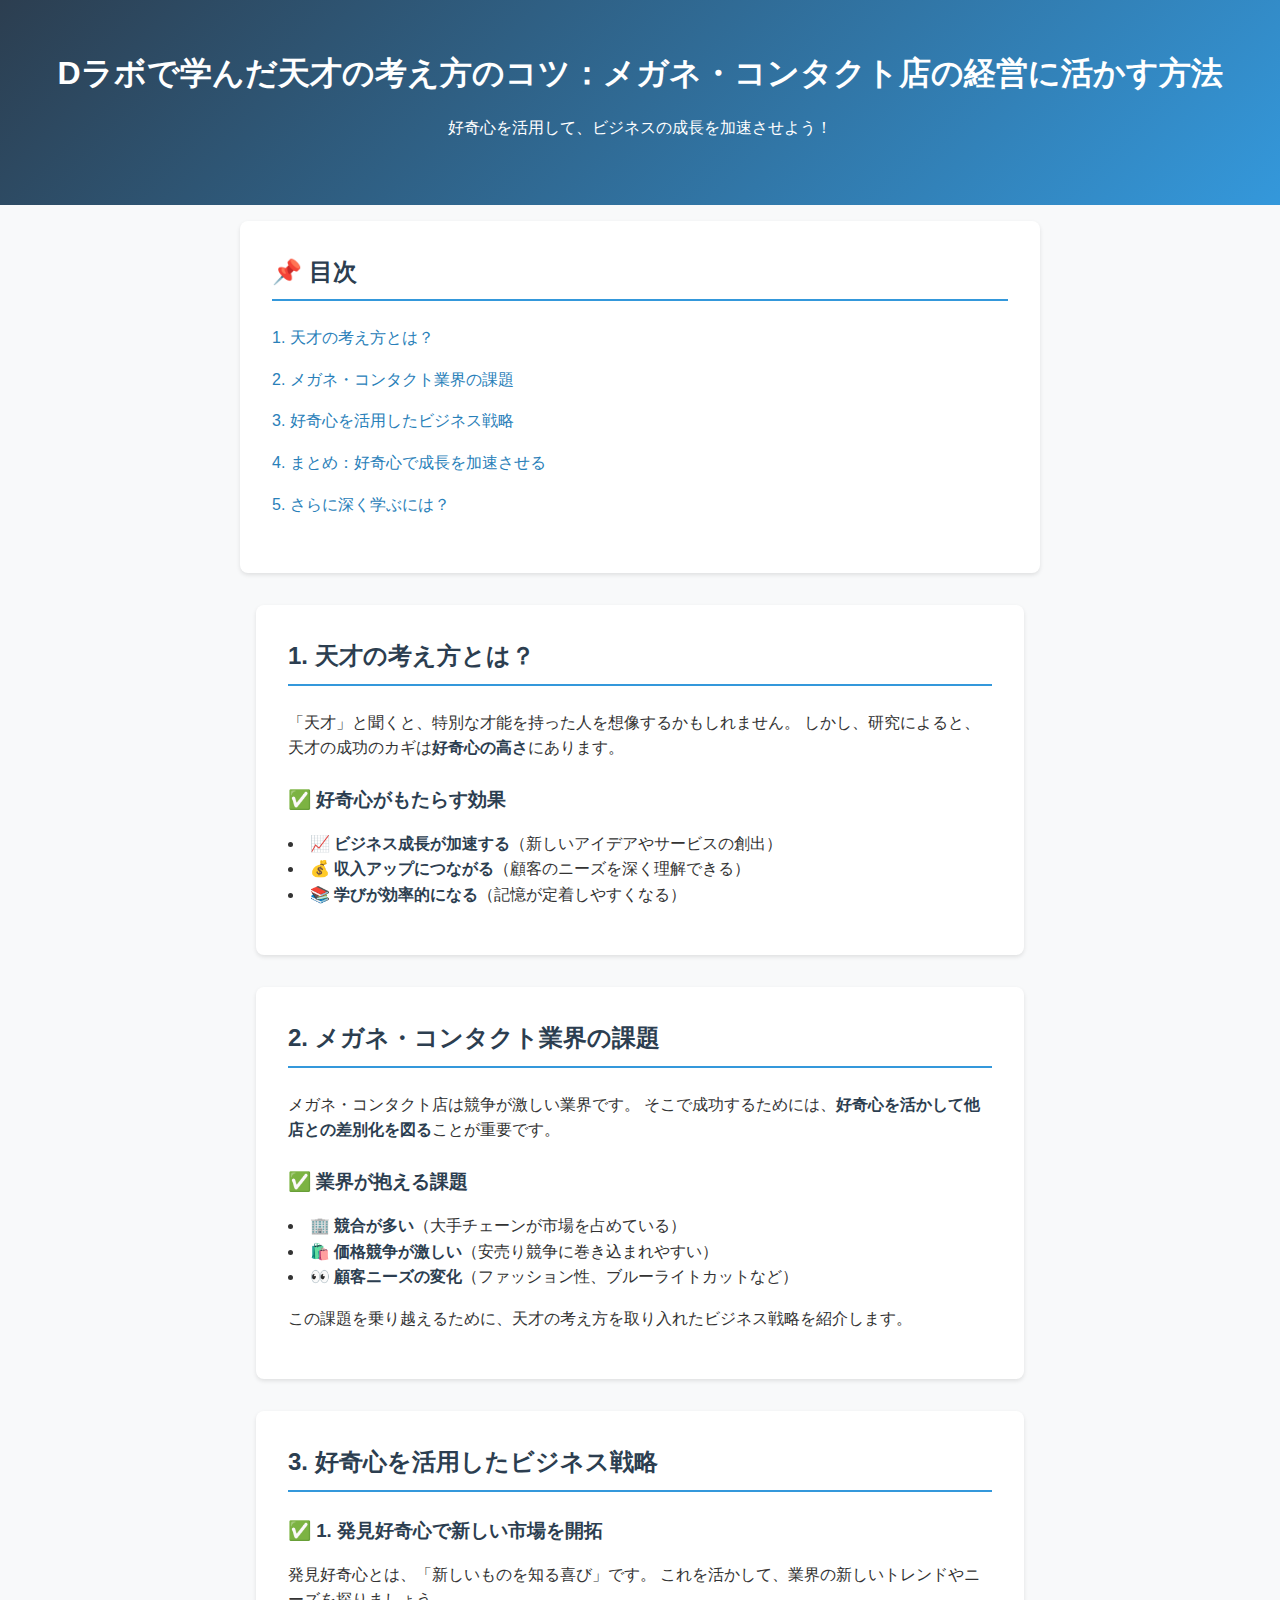
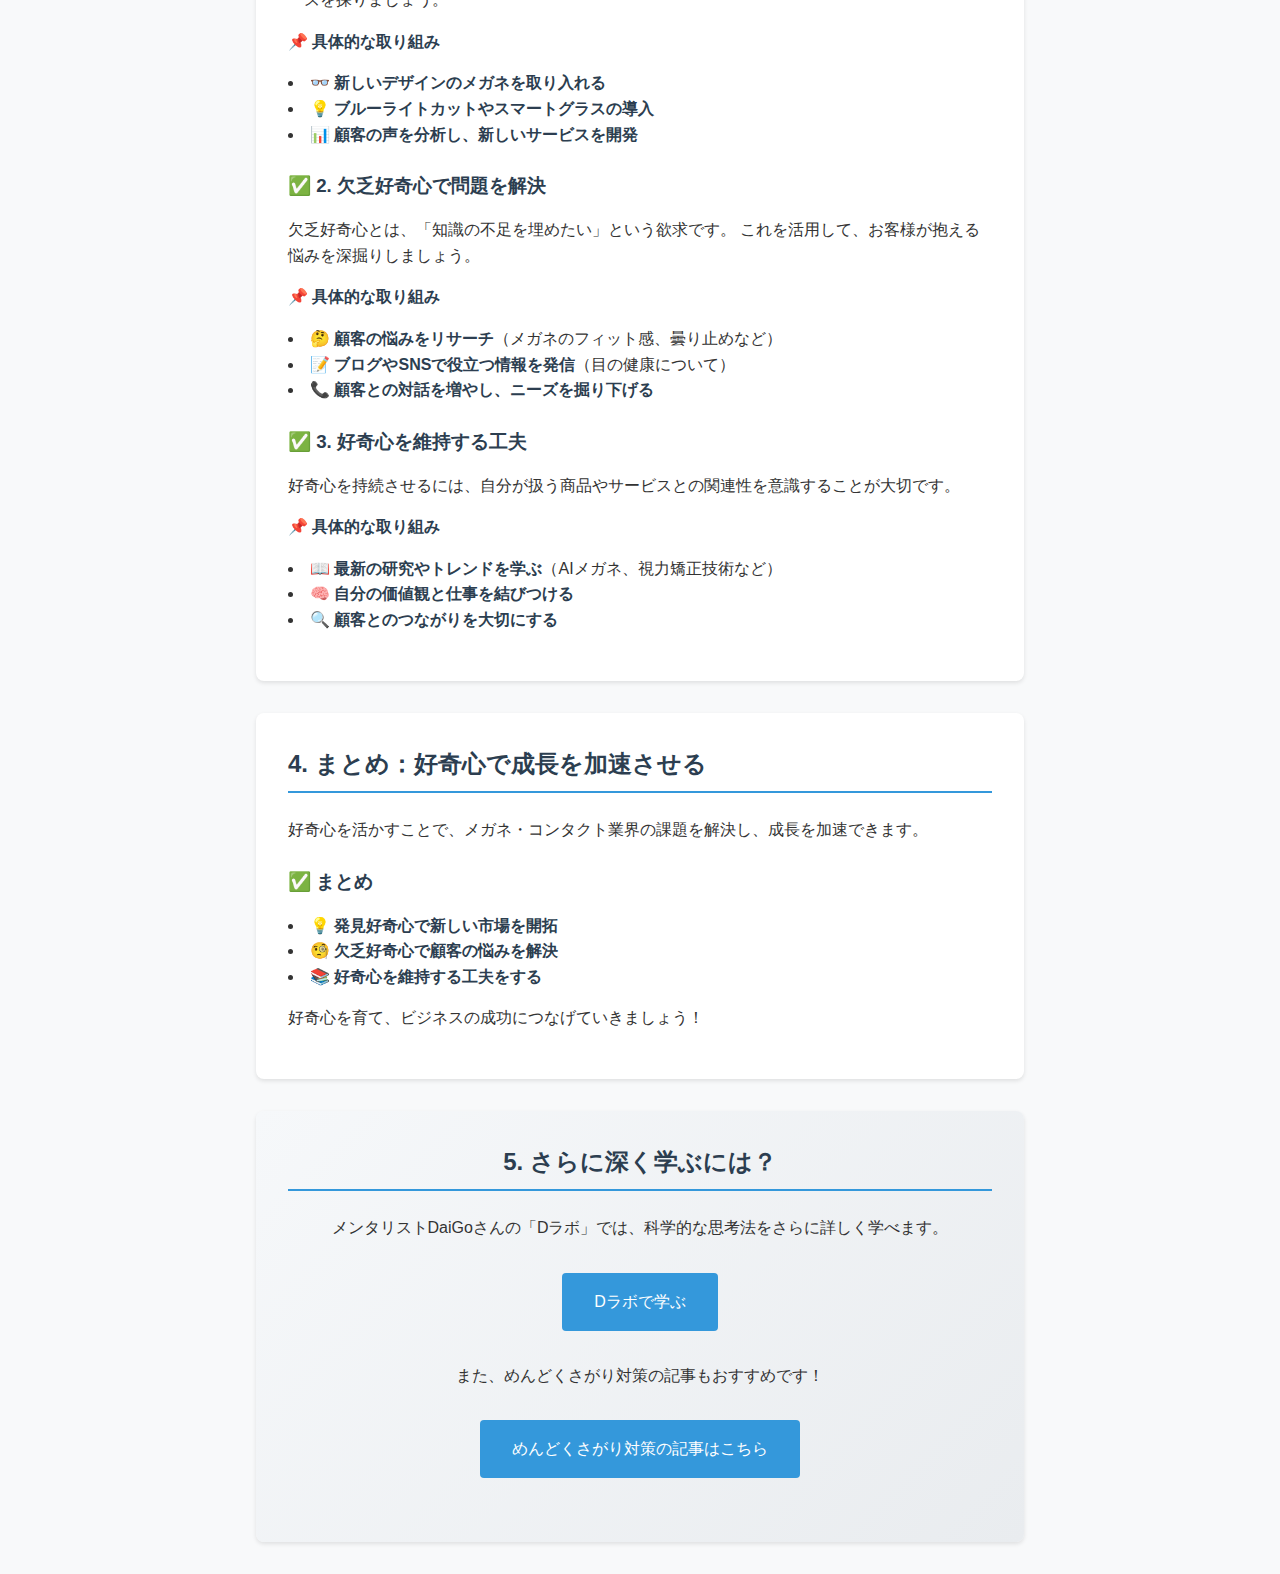
<file: genius_mindset_glasses/index.html>
<!DOCTYPE html>
<html lang="ja">
<head>
    <meta charset="UTF-8">
    <meta name="viewport" content="width=device-width, initial-scale=1.0">
    <title>Dラボで学んだ天才の考え方のコツ：メガネ・コンタクト店の経営に活かす方法</title>
    <link rel="stylesheet" href="styles.css">
    <script defer src="script.js"></script>
</head>
<body>

    <header>
        <h1>Dラボで学んだ天才の考え方のコツ：メガネ・コンタクト店の経営に活かす方法</h1>
        <p>好奇心を活用して、ビジネスの成長を加速させよう！</p>
    </header>

    <nav>
        <h2>📌 目次</h2>
        <ul>
            <li><a href="#intro">1. 天才の考え方とは？</a></li>
            <li><a href="#problem">2. メガネ・コンタクト業界の課題</a></li>
            <li><a href="#solution">3. 好奇心を活用したビジネス戦略</a></li>
            <li><a href="#conclusion">4. まとめ：好奇心で成長を加速させる</a></li>
            <li><a href="#cta">5. さらに深く学ぶには？</a></li>
        </ul>
    </nav>

    <main>
        <section id="intro">
            <h2>1. 天才の考え方とは？</h2>
            <p>「天才」と聞くと、特別な才能を持った人を想像するかもしれません。  
            しかし、研究によると、天才の成功のカギは<strong>好奇心の高さ</strong>にあります。</p>

            <h3>✅ 好奇心がもたらす効果</h3>
            <ul>
                <li>📈 <strong>ビジネス成長が加速する</strong>（新しいアイデアやサービスの創出）</li>
                <li>💰 <strong>収入アップにつながる</strong>（顧客のニーズを深く理解できる）</li>
                <li>📚 <strong>学びが効率的になる</strong>（記憶が定着しやすくなる）</li>
            </ul>
        </section>

        <section id="problem">
            <h2>2. メガネ・コンタクト業界の課題</h2>
            <p>メガネ・コンタクト店は競争が激しい業界です。  
            そこで成功するためには、<strong>好奇心を活かして他店との差別化を図る</strong>ことが重要です。</p>

            <h3>✅ 業界が抱える課題</h3>
            <ul>
                <li>🏢 <strong>競合が多い</strong>（大手チェーンが市場を占めている）</li>
                <li>🛍️ <strong>価格競争が激しい</strong>（安売り競争に巻き込まれやすい）</li>
                <li>👀 <strong>顧客ニーズの変化</strong>（ファッション性、ブルーライトカットなど）</li>
            </ul>

            <p>この課題を乗り越えるために、天才の考え方を取り入れたビジネス戦略を紹介します。</p>
        </section>

        <section id="solution">
            <h2>3. 好奇心を活用したビジネス戦略</h2>

            <h3>✅ 1. 発見好奇心で新しい市場を開拓</h3>
            <p>発見好奇心とは、「新しいものを知る喜び」です。  
            これを活かして、業界の新しいトレンドやニーズを探りましょう。</p>

            <h4>📌 具体的な取り組み</h4>
            <ul>
                <li>👓 <strong>新しいデザインのメガネを取り入れる</strong></li>
                <li>💡 <strong>ブルーライトカットやスマートグラスの導入</strong></li>
                <li>📊 <strong>顧客の声を分析し、新しいサービスを開発</strong></li>
            </ul>

            <h3>✅ 2. 欠乏好奇心で問題を解決</h3>
            <p>欠乏好奇心とは、「知識の不足を埋めたい」という欲求です。  
            これを活用して、お客様が抱える悩みを深掘りしましょう。</p>

            <h4>📌 具体的な取り組み</h4>
            <ul>
                <li>🤔 <strong>顧客の悩みをリサーチ</strong>（メガネのフィット感、曇り止めなど）</li>
                <li>📝 <strong>ブログやSNSで役立つ情報を発信</strong>（目の健康について）</li>
                <li>📞 <strong>顧客との対話を増やし、ニーズを掘り下げる</strong></li>
            </ul>

            <h3>✅ 3. 好奇心を維持する工夫</h3>
            <p>好奇心を持続させるには、自分が扱う商品やサービスとの関連性を意識することが大切です。</p>

            <h4>📌 具体的な取り組み</h4>
            <ul>
                <li>📖 <strong>最新の研究やトレンドを学ぶ</strong>（AIメガネ、視力矯正技術など）</li>
                <li>🧠 <strong>自分の価値観と仕事を結びつける</strong></li>
                <li>🔍 <strong>顧客とのつながりを大切にする</strong></li>
            </ul>

        </section>

        <section id="conclusion">
            <h2>4. まとめ：好奇心で成長を加速させる</h2>
            <p>好奇心を活かすことで、メガネ・コンタクト業界の課題を解決し、成長を加速できます。</p>

            <h3>✅ まとめ</h3>
            <ul>
                <li>💡 <strong>発見好奇心で新しい市場を開拓</strong></li>
                <li>🧐 <strong>欠乏好奇心で顧客の悩みを解決</strong></li>
                <li>📚 <strong>好奇心を維持する工夫をする</strong></li>
            </ul>

            <p>好奇心を育て、ビジネスの成功につなげていきましょう！</p>
        </section>

        <section id="cta">
            <h2>5. さらに深く学ぶには？</h2>
            <p>メンタリストDaiGoさんの「Dラボ」では、科学的な思考法をさらに詳しく学べます。</p>
            <p><a href="https://daigovideolab.jp/?select=daigo" target="_blank">Dラボで学ぶ</a></p>
            <p>また、めんどくさがり対策の記事もおすすめです！</p>
            <p><a href="https://raikichi-hypp.github.io/dlabo/lazy_hacks_dlabo/" target="_blank">めんどくさがり対策の記事はこちら</a></p>
        </section>

    </main>

</body>
</html>
</file>
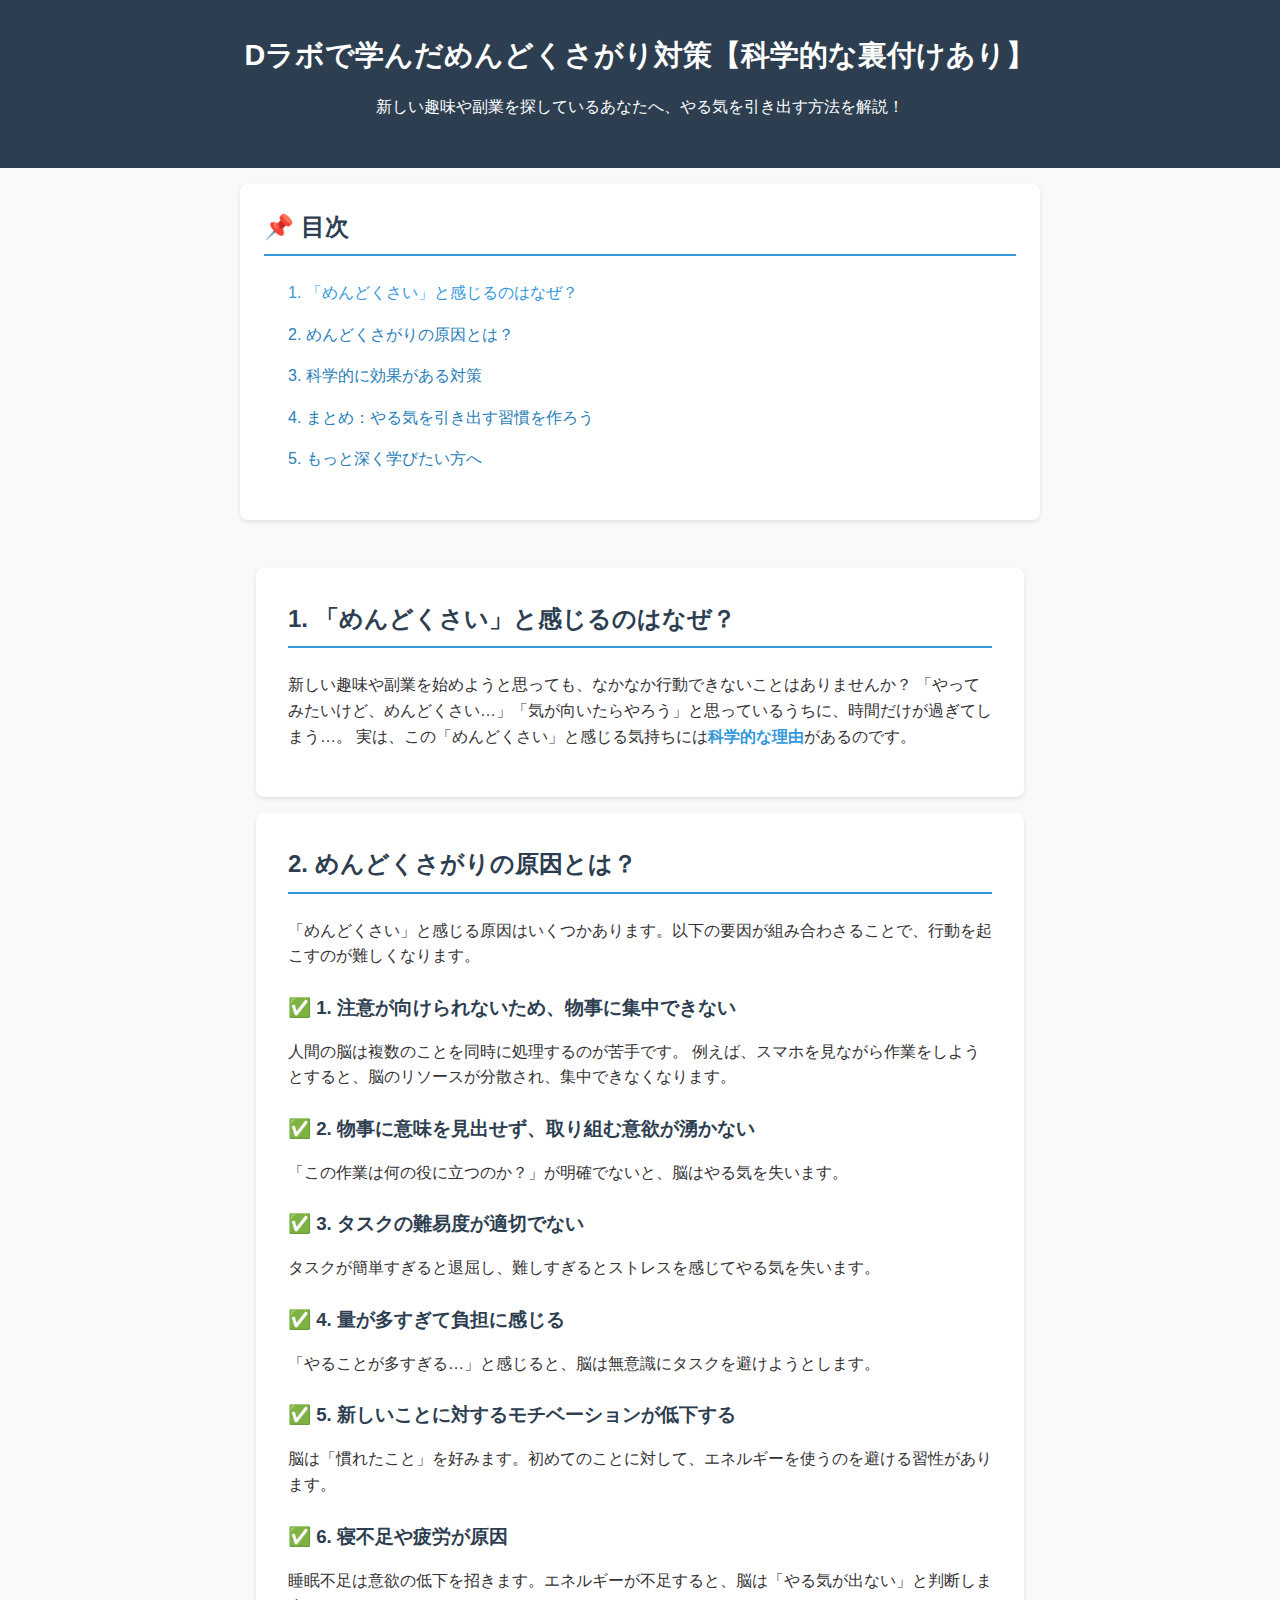
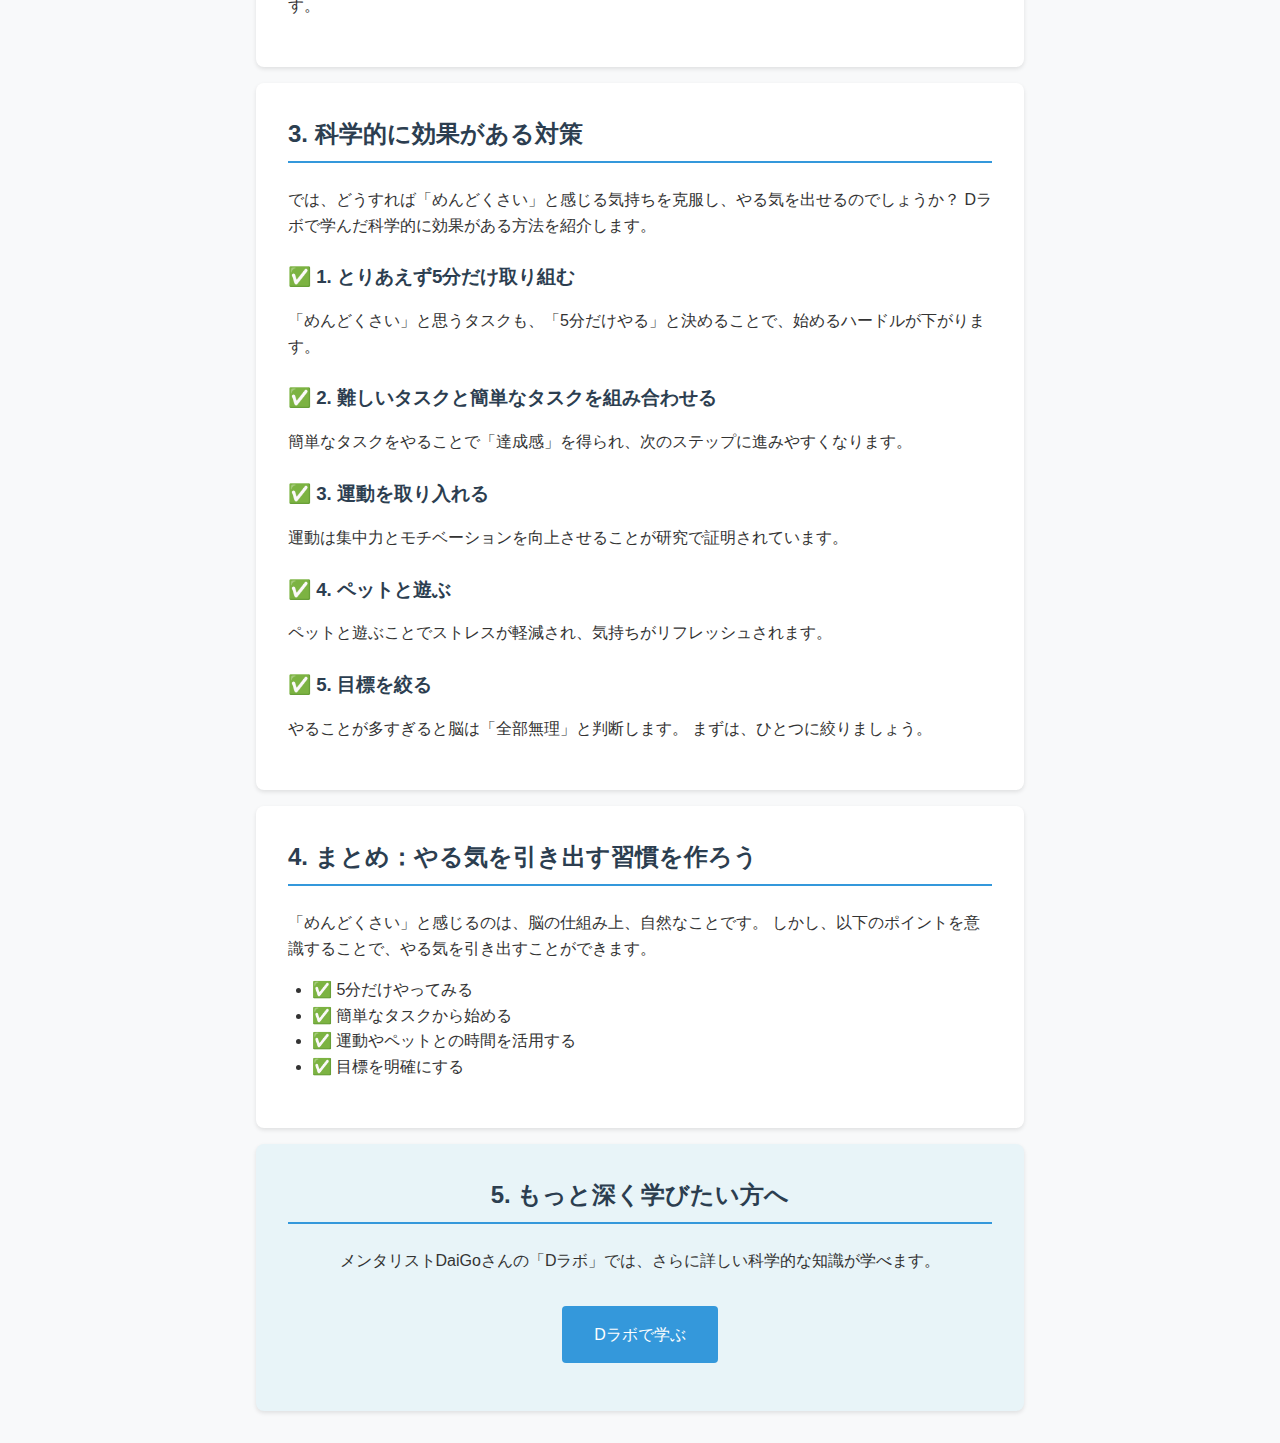
<file: lazy_hacks_dlabo/index.html>
<!DOCTYPE html>
<html lang="ja">
<head>
    <meta charset="UTF-8">
    <meta name="viewport" content="width=device-width, initial-scale=1.0">
    <title>Dラボで学んだめんどくさがり対策【科学的な裏付けあり】</title>
    <link rel="stylesheet" href="styles.css">
    <script defer src="script.js"></script>
</head>
<body>

    <header>
        <h1>Dラボで学んだめんどくさがり対策【科学的な裏付けあり】</h1>
        <p>新しい趣味や副業を探しているあなたへ、やる気を引き出す方法を解説！</p>
    </header>

    <nav>
        <h2>📌 目次</h2>
        <ul>
            <li><a href="#intro">1. 「めんどくさい」と感じるのはなぜ？</a></li>
            <li><a href="#problem">2. めんどくさがりの原因とは？</a></li>
            <li><a href="#solution">3. 科学的に効果がある対策</a></li>
            <li><a href="#conclusion">4. まとめ：やる気を引き出す習慣を作ろう</a></li>
            <li><a href="#cta">5. もっと深く学びたい方へ</a></li>
        </ul>
    </nav>

    <main>
        <section id="intro">
            <h2>1. 「めんどくさい」と感じるのはなぜ？</h2>
            <p>新しい趣味や副業を始めようと思っても、なかなか行動できないことはありませんか？  
            「やってみたいけど、めんどくさい…」「気が向いたらやろう」と思っているうちに、時間だけが過ぎてしまう…。  
            実は、この「めんどくさい」と感じる気持ちには<strong>科学的な理由</strong>があるのです。</p>
        </section>

        <section id="problem">
            <h2>2. めんどくさがりの原因とは？</h2>
            <p>「めんどくさい」と感じる原因はいくつかあります。以下の要因が組み合わさることで、行動を起こすのが難しくなります。</p>

            <h3>✅ 1. 注意が向けられないため、物事に集中できない</h3>
            <p>人間の脳は複数のことを同時に処理するのが苦手です。  
            例えば、スマホを見ながら作業をしようとすると、脳のリソースが分散され、集中できなくなります。</p>

            <h3>✅ 2. 物事に意味を見出せず、取り組む意欲が湧かない</h3>
            <p>「この作業は何の役に立つのか？」が明確でないと、脳はやる気を失います。</p>

            <h3>✅ 3. タスクの難易度が適切でない</h3>
            <p>タスクが簡単すぎると退屈し、難しすぎるとストレスを感じてやる気を失います。</p>

            <h3>✅ 4. 量が多すぎて負担に感じる</h3>
            <p>「やることが多すぎる…」と感じると、脳は無意識にタスクを避けようとします。</p>

            <h3>✅ 5. 新しいことに対するモチベーションが低下する</h3>
            <p>脳は「慣れたこと」を好みます。初めてのことに対して、エネルギーを使うのを避ける習性があります。</p>

            <h3>✅ 6. 寝不足や疲労が原因</h3>
            <p>睡眠不足は意欲の低下を招きます。エネルギーが不足すると、脳は「やる気が出ない」と判断します。</p>

        </section>

        <section id="solution">
            <h2>3. 科学的に効果がある対策</h2>
            <p>では、どうすれば「めんどくさい」と感じる気持ちを克服し、やる気を出せるのでしょうか？  
            Dラボで学んだ科学的に効果がある方法を紹介します。</p>

            <h3>✅ 1. とりあえず5分だけ取り組む</h3>
            <p>「めんどくさい」と思うタスクも、「5分だけやる」と決めることで、始めるハードルが下がります。</p>

            <h3>✅ 2. 難しいタスクと簡単なタスクを組み合わせる</h3>
            <p>簡単なタスクをやることで「達成感」を得られ、次のステップに進みやすくなります。</p>

            <h3>✅ 3. 運動を取り入れる</h3>
            <p>運動は集中力とモチベーションを向上させることが研究で証明されています。</p>

            <h3>✅ 4. ペットと遊ぶ</h3>
            <p>ペットと遊ぶことでストレスが軽減され、気持ちがリフレッシュされます。</p>

            <h3>✅ 5. 目標を絞る</h3>
            <p>やることが多すぎると脳は「全部無理」と判断します。  
            まずは、ひとつに絞りましょう。</p>

        </section>

        <section id="conclusion">
            <h2>4. まとめ：やる気を引き出す習慣を作ろう</h2>
            <p>「めんどくさい」と感じるのは、脳の仕組み上、自然なことです。  
            しかし、以下のポイントを意識することで、やる気を引き出すことができます。</p>
            <ul>
                <li>✅ 5分だけやってみる</li>
                <li>✅ 簡単なタスクから始める</li>
                <li>✅ 運動やペットとの時間を活用する</li>
                <li>✅ 目標を明確にする</li>
            </ul>
        </section>

        <section id="cta">
            <h2>5. もっと深く学びたい方へ</h2>
            <p>メンタリストDaiGoさんの「Dラボ」では、さらに詳しい科学的な知識が学べます。</p>
            <p><a href="https://daigovideolab.jp/?select=daigo" target="_blank">Dラボで学ぶ</a></p>
        </section>

    </main>

</body>
</html>
</file>
<file: genius_mindset_glasses/styles.css>
/* 全体のスタイル */
:root {
    --primary-color: #2c3e50;
    --secondary-color: #3498db;
    --background-color: #f8f9fa;
    --text-color: #333;
    --link-color: #2980b9;
    --section-padding: 2rem;
}

* {
    margin: 0;
    padding: 0;
    box-sizing: border-box;
}

body {
    font-family: 'Helvetica Neue', Arial, 'Hiragino Kaku Gothic ProN', 'Hiragino Sans', Meiryo, sans-serif;
    line-height: 1.6;
    color: var(--text-color);
    background-color: var(--background-color);
}

/* ヘッダー */
header {
    background: linear-gradient(135deg, var(--primary-color), var(--secondary-color));
    color: white;
    padding: 3rem 1rem;
    text-align: center;
}

header h1 {
    font-size: 2rem;
    margin-bottom: 1rem;
}

/* ナビゲーション */
nav {
    background: white;
    padding: var(--section-padding);
    box-shadow: 0 2px 4px rgba(0,0,0,0.1);
    margin: 1rem auto;
    max-width: 800px;
    border-radius: 8px;
}

nav h2 {
    color: var(--primary-color);
    margin-bottom: 1rem;
}

nav ul {
    list-style: none;
}

nav a {
    color: var(--link-color);
    text-decoration: none;
    display: block;
    padding: 0.5rem 0;
    transition: color 0.3s;
}

nav a:hover {
    color: var(--secondary-color);
}

/* メインコンテンツ */
main {
    max-width: 800px;
    margin: 0 auto;
    padding: 0 1rem;
}

section {
    background: white;
    padding: var(--section-padding);
    margin: 2rem 0;
    border-radius: 8px;
    box-shadow: 0 2px 4px rgba(0,0,0,0.1);
}

h2 {
    color: var(--primary-color);
    margin-bottom: 1.5rem;
    border-bottom: 2px solid var(--secondary-color);
    padding-bottom: 0.5rem;
}

h3 {
    color: var(--primary-color);
    margin: 1.5rem 0 1rem;
}

h4 {
    color: var(--primary-color);
    margin: 1rem 0;
}

p {
    margin-bottom: 1rem;
}

ul {
    list-style-position: inside;
    margin-bottom: 1rem;
}

strong {
    color: var(--primary-color);
}

/* CTAセクション */
#cta {
    text-align: center;
    background: linear-gradient(135deg, #f6f8fa, #e9ecef);
}

#cta a {
    display: inline-block;
    padding: 1rem 2rem;
    background-color: var(--secondary-color);
    color: white;
    text-decoration: none;
    border-radius: 4px;
    margin: 1rem 0;
    transition: background-color 0.3s;
}

#cta a:hover {
    background-color: var(--primary-color);
}

/* レスポンシブデザイン */
@media (max-width: 768px) {
    header h1 {
        font-size: 1.5rem;
    }
    
    section {
        padding: 1.5rem;
    }
}

/* アニメーション */
@keyframes fadeIn {
    from {
        opacity: 0;
        transform: translateY(20px);
    }
    to {
        opacity: 1;
        transform: translateY(0);
    }
}

section {
    animation: fadeIn 0.5s ease-out forwards;
}

/* トップへ戻るボタン */
.back-to-top {
    position: fixed;
    bottom: 20px;
    right: 20px;
    background-color: var(--secondary-color);
    color: white;
    width: 40px;
    height: 40px;
    border-radius: 50%;
    border: none;
    cursor: pointer;
    font-size: 20px;
    display: flex;
    align-items: center;
    justify-content: center;
    transition: background-color 0.3s;
    box-shadow: 0 2px 5px rgba(0,0,0,0.2);
}

.back-to-top:hover {
    background-color: var(--primary-color);
}

/* アクティブな目次リンク */
nav a.active {
    color: var(--secondary-color);
    font-weight: bold;
    padding-left: 1rem;
    border-left: 3px solid var(--secondary-color);
}
</file>
<file: lazy_hacks_dlabo/styles.css>
:root {
    --primary-color: #2c3e50;
    --secondary-color: #3498db;
    --background-color: #f8f9fa;
    --text-color: #333;
    --link-color: #2980b9;
}

* {
    margin: 0;
    padding: 0;
    box-sizing: border-box;
}

body {
    font-family: 'Helvetica Neue', Arial, 'Hiragino Kaku Gothic ProN', 'Hiragino Sans', Meiryo, sans-serif;
    line-height: 1.6;
    color: var(--text-color);
    background-color: var(--background-color);
}

header {
    background-color: var(--primary-color);
    color: white;
    padding: 2rem 1rem;
    text-align: center;
}

header h1 {
    font-size: 1.8rem;
    margin-bottom: 1rem;
}

nav {
    background-color: white;
    padding: 1.5rem;
    margin: 1rem auto;
    max-width: 800px;
    border-radius: 8px;
    box-shadow: 0 2px 4px rgba(0,0,0,0.1);
}

nav h2 {
    color: var(--primary-color);
    margin-bottom: 1rem;
}

nav ul {
    list-style: none;
}

nav a {
    color: var(--link-color);
    text-decoration: none;
    display: block;
    padding: 0.5rem 0;
}

nav a:hover {
    color: var(--secondary-color);
}

main {
    max-width: 800px;
    margin: 0 auto;
    padding: 1rem;
}

section {
    background-color: white;
    padding: 2rem;
    margin: 1rem 0;
    border-radius: 8px;
    box-shadow: 0 2px 4px rgba(0,0,0,0.1);
}

h2 {
    color: var(--primary-color);
    margin-bottom: 1.5rem;
    border-bottom: 2px solid var(--secondary-color);
    padding-bottom: 0.5rem;
}

h3 {
    color: var(--primary-color);
    margin: 1.5rem 0 1rem;
}

p {
    margin-bottom: 1rem;
}

strong {
    color: var(--secondary-color);
}

ul {
    padding-left: 1.5rem;
    margin-bottom: 1rem;
}

#cta {
    text-align: center;
    background-color: #e8f4f8;
}

#cta a {
    display: inline-block;
    background-color: var(--secondary-color);
    color: white;
    padding: 1rem 2rem;
    border-radius: 4px;
    text-decoration: none;
    margin-top: 1rem;
    transition: background-color 0.3s;
}

#cta a:hover {
    background-color: var(--link-color);
}

@media (max-width: 600px) {
    header h1 {
        font-size: 1.5rem;
    }
    
    section {
        padding: 1rem;
    }
}
</file>
